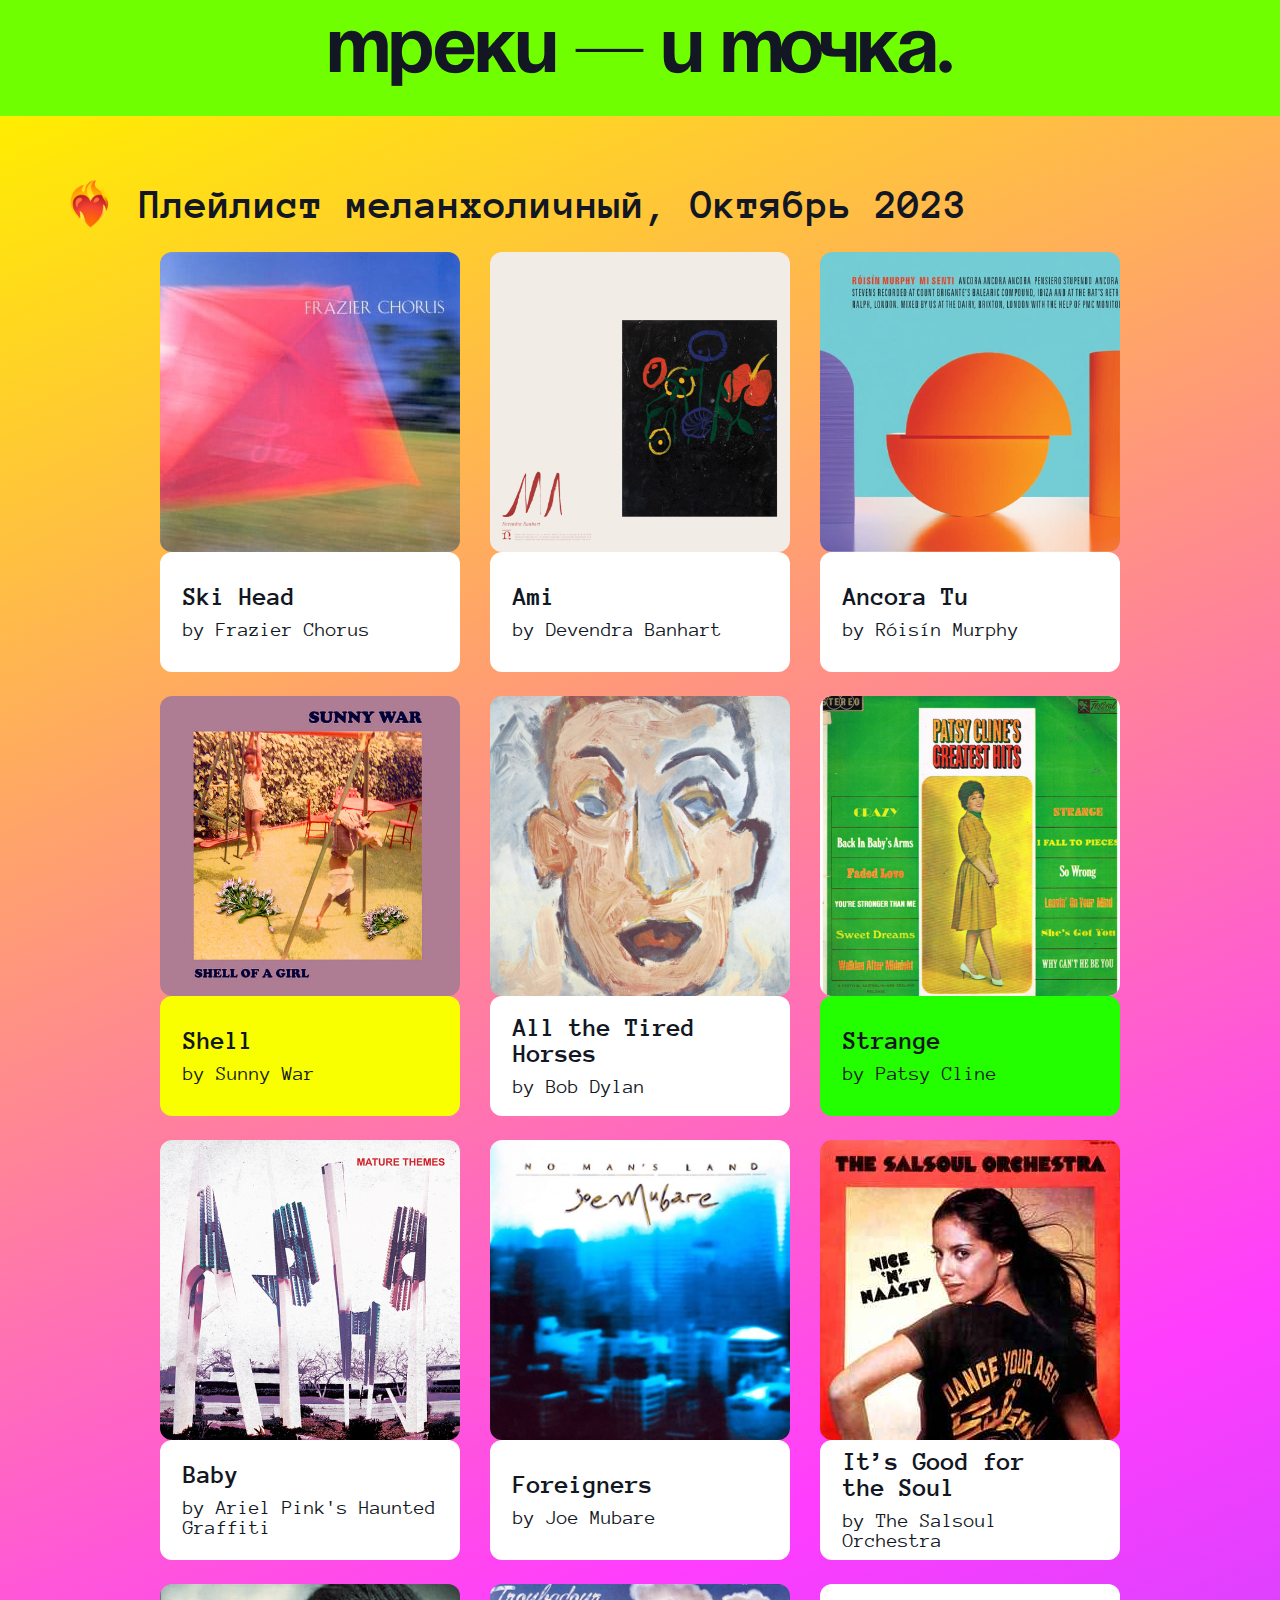
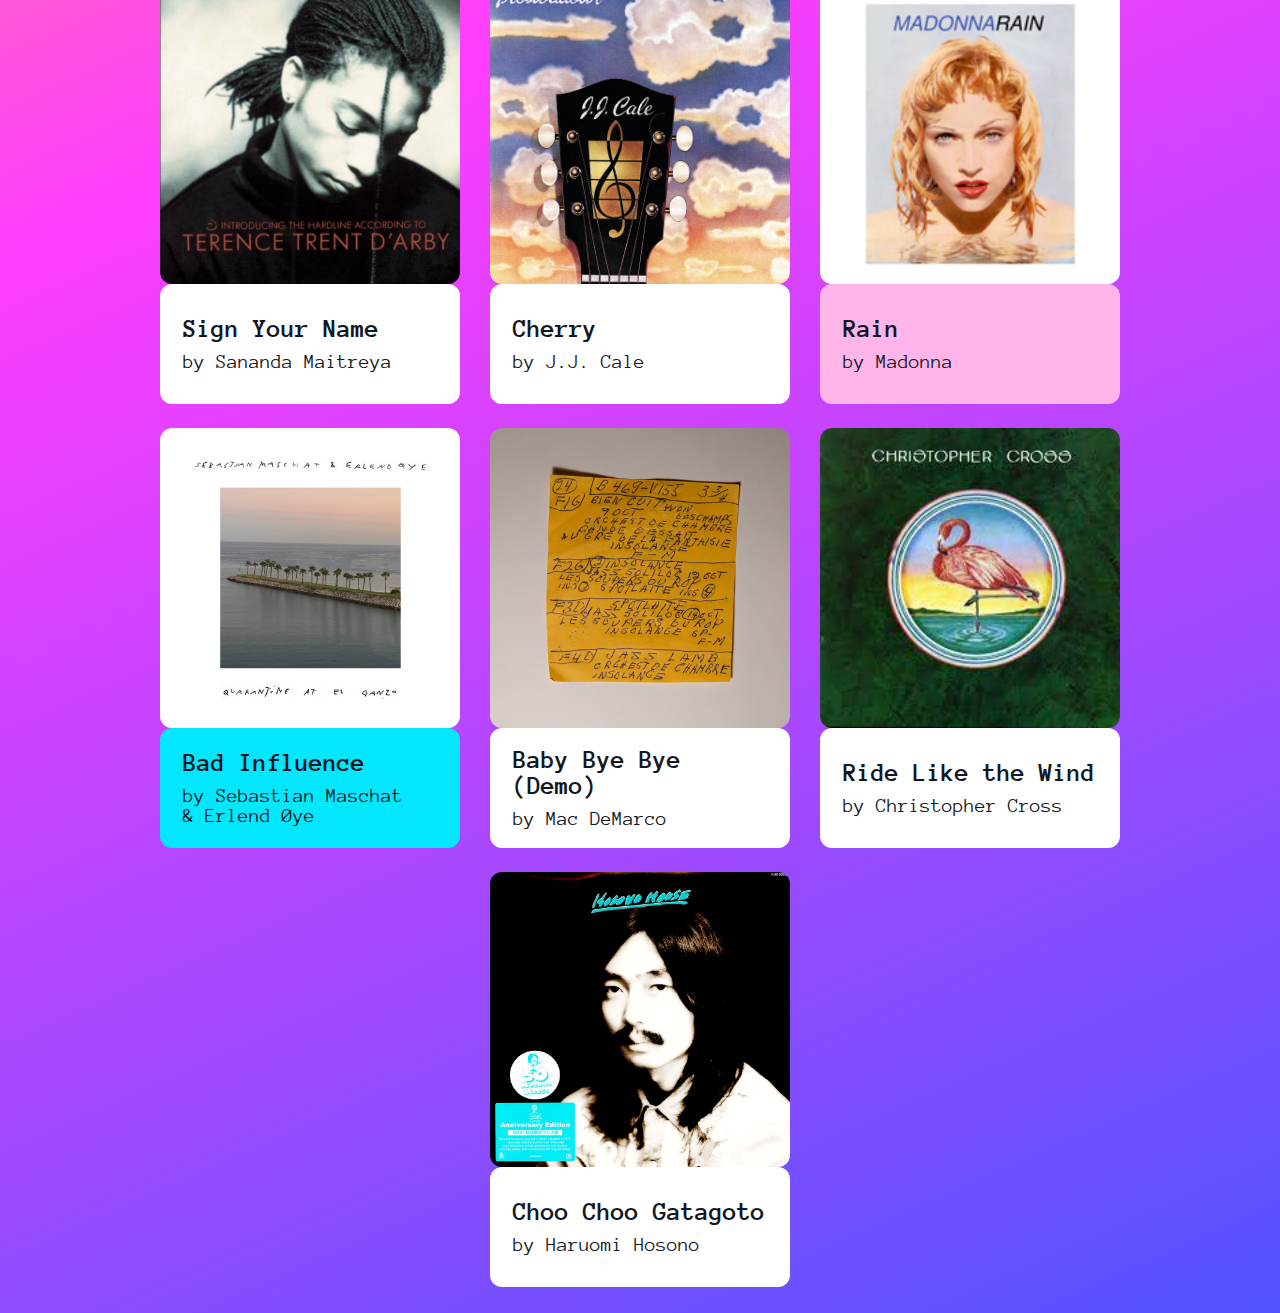
<file: index.html>
<!DOCTYPE html>
<html lang="ru">
<head>
    <meta charset="UTF-8">
    <meta name="viewport" content="width=device-width, initial-scale=1.0">
    <title>ТРЕКИ — И ТОЧКА.</title>
    <link href="./styles/cdn.css" rel="stylesheet">
    <link href="./styles/style.css" rel="stylesheet">
</head>
<body>
    <header class="header">
        <a href="index.html" class="header__logo"><img src="./images/logo.png"/></a>
    </header>
 
    <main class="main">
        <!-- Твой код здесь -->
        <section class="content">
            <h2 class="content__title"> ❤️‍🔥 Плейлист меланхоличный, Октябрь 2023 </h2>
            <div class="content__cards">
                <div class="card">
                    <img alt="Ski Head" src="./images/1.jpeg" class="card__image" />
                    <div class="card__info">
                        <a class="card__link" href="card1.html" target="_blank" rel="norefferer">
                            <h3 class="card__text card__text_title">Ski Head</h3>
                            <p class="card__text card__text_author">by Frazier Chorus</p>
                        </a>
                    </div>
                </div>
            
                <div class="card">
                    <img alt="Ami" src="./images/2.png" class="card__image" />
                    <div class="card__info">
                        <a class="card__link" href="https://music.yandex.ru/album/8704945/track/57748857" target="_blank" rel="norefferer">
                            <h3 class="card__text card__text_title">Ami</h3>
                            <p class="card__text card__text_author">by Devendra Banhart</p>
                        </a>
                    </div>
                </div>
                <div class="card">
                    <img alt="Ancora Tu" src="./images/3.jpeg" class="card__image" />
                    <div class="card__info">
                        <a class="card__link" href="https://music.yandex.ru/album/5977070/track/43696602" target="_blank" rel="norefferer">
                            <h3 class="card__text card__text_title">Ancora Tu</h3>
                            <p class="card__text card__text_author">by Róisín Murphy</p>
                        </a>
                    </div>
                </div>
                <div class="card">
                    <img alt="Shell" src="./images/4.jpeg" class="card__image" />
                    <div class="card__info card__info_yellow">
                        <a class="card__link" href="https://www.youtube.com/watch?v=wtd_SgWo4Vw" target="_blank" rel="norefferer">
                            <h3 class="card__text card__text_title">Shell</h3>
                            <p class="card__text card__text_author">by Sunny War</p>
                        </a>
                    </div>
                </div>
                <div class="card">
                    <img alt="All the Tired Horses" src="./images/5.jpeg" class="card__image" />
                    <div class="card__info">
                        <a class="card__link card__link_longer-title" href="https://music.yandex.ru/album/18861236/track/93557371" target="_blank" rel="norefferer">
                            <h3 class="card__text card__text_title">All the Tired Horses</h3>
                            <p class="card__text card__text_author">by Bob Dylan</p>
                        </a>
                    </div>
                </div>
                <div class="card">
                    <img alt="Strange" src="./images/6.jpg" class="card__image" />
                    <div class="card__info card__info_green">
                        <a class="card__link" href="https://music.yandex.ru/album/965419/track/560522" target="_blank" rel="norefferer">
                            <h3 class="card__text card__text_title">Strange</h3>
                            <p class="card__text card__text_author">by Patsy Cline</p>
                        </a>
                    </div>
                </div>
                <div class="card">
                    <img alt="Baby" src="./images/7.jpeg" class="card__image" />
                    <div class="card__info">
                        <a class="card__link card__link_longer-author" href="https://music.yandex.ru/album/719229/track/6690568" target="_blank" rel="norefferer">
                            <h3 class="card__text card__text_title">Baby</h3>
                            <p class="card__text card__text_author">by Ariel Pink's Haunted Graffiti</p>
                        </a>
                    </div>
                </div>
                <div class="card">
                    <img alt="Foreigners" src="./images/8.png" class="card__image" />
                    <div class="card__info">
                        <a class="card__link" href="https://music.yandex.ru/album/3300905/track/27584658" target="_blank" rel="norefferer">
                            <h3 class="card__text card__text_title">Foreigners</h3>
                            <p class="card__text card__text_author">by Joe Mubare</p>
                        </a>
                    </div>
                </div>
                <div class="card">
                    <img alt="It’s Good for the Soul" src="./images/9.jpeg" class="card__image" />
                    <div class="card__info">
                        <a class="card__link card__link_long" href="https://music.yandex.ru/album/442068/track/3926762" target="_blank" rel="norefferer">
                            <h3 class="card__text card__text_title">It’s Good for the Soul</h3>
                            <p class="card__text card__text_author">by The Salsoul Orchestra</p>
                        </a>
                    </div>
                </div>
                <div class="card">
                    <img alt="Sign Your Name" src="./images/10.png" class="card__image" />
                    <div class="card__info">
                        <a class="card__link" href="https://music.yandex.ru/album/9418994/track/60745743" target="_blank" rel="norefferer">
                            <h3 class="card__text card__text_title">Sign Your Name</h3>
                            <p class="card__text card__text_author">by Sananda Maitreya</p>
                        </a>
                    </div>
                </div>
                <div class="card">
                    <img alt="Cherry" src="./images/11.jpeg" class="card__image" />
                    <div class="card__info">
                        <a class="card__link" href="https://music.yandex.ru/album/90459/track/810198" target="_blank" rel="norefferer">
                            <h3 class="card__text card__text_title">Cherry</h3>
                            <p class="card__text card__text_author">by J.J. Cale</p>
                        </a>
                    </div>
                </div>
                <div class="card">
                    <img alt="Rain" src="./images/12.png" class="card__image" />
                    <div class="card__info card__info_pink">
                        <a class="card__link" href="https://music.yandex.ru/album/21946/track/215079" target="_blank" rel="norefferer">
                            <h3 class="card__text card__text_title">Rain</h3>
                            <p class="card__text card__text_author">by Madonna</p>
                        </a>
                    </div>
                </div>
                <div class="card">
                    <img alt="Bad Influence" src="./images/13.jpeg" class="card__image" />
                    <div class="card__info card__info_blue">
                        <a class="card__link card__link_longer-author" href="https://music.yandex.ru/album/11472049/track/68922978" target="_blank" rel="norefferer">
                            <h3 class="card__text card__text_title">Bad Influence</h3>
                            <p class="card__text card__text_author">by Sebastian Maschat & Erlend Øye</p>
                        </a>
                    </div>
                </div>
                <div class="card">
                    <img alt="Baby Bye Bye (Demo)" src="./images/14.jpeg" class="card__image" />
                    <div class="card__info">
                        <a class="card__link card__link_wide" href="https://music.yandex.ru/album/11889963/track/70411796" target="_blank" rel="norefferer">
                            <h3 class="card__text card__text_title">Baby Bye Bye (Demo)</h3>
                            <p class="card__text card__text_author">by Mac DeMarco</p>
                        </a>
                    </div>
                </div>
                <div class="card">
                    <img alt="Ride Like the Wind" src="./images/15.jpeg" class="card__image" />
                    <div class="card__info">
                        <a class="card__link card__link_wide" href="https://music.yandex.ru/album/56494/track/34174528" target="_blank" rel="norefferer">
                            <h3 class="card__text card__text_title">Ride Like the Wind</h3>
                            <p class="card__text card__text_author">by Christopher Cross</p>
                        </a>
                    </div>
                </div>
                <div class="card">
                    <img alt="Choo Choo Gatagoto" src="./images/16.png" class="card__image" />
                    <div class="card__info">
                        <a class="card__link card__link_wide" href="https://music.yandex.ru/album/6472367/track/47594088" target="_blank" rel="norefferer">
                            <h3 class="card__text card__text_title">Choo Choo Gatagoto</h3>
                            <p class="card__text card__text_author">by Haruomi Hosono</p>
                        </a>
                    </div>
                </div>
            </div>
        </section>
        <!-- Твой код здесь -->
    </main> 
    <footer class="footer">

    </footer>
</body>
</html>
</file>
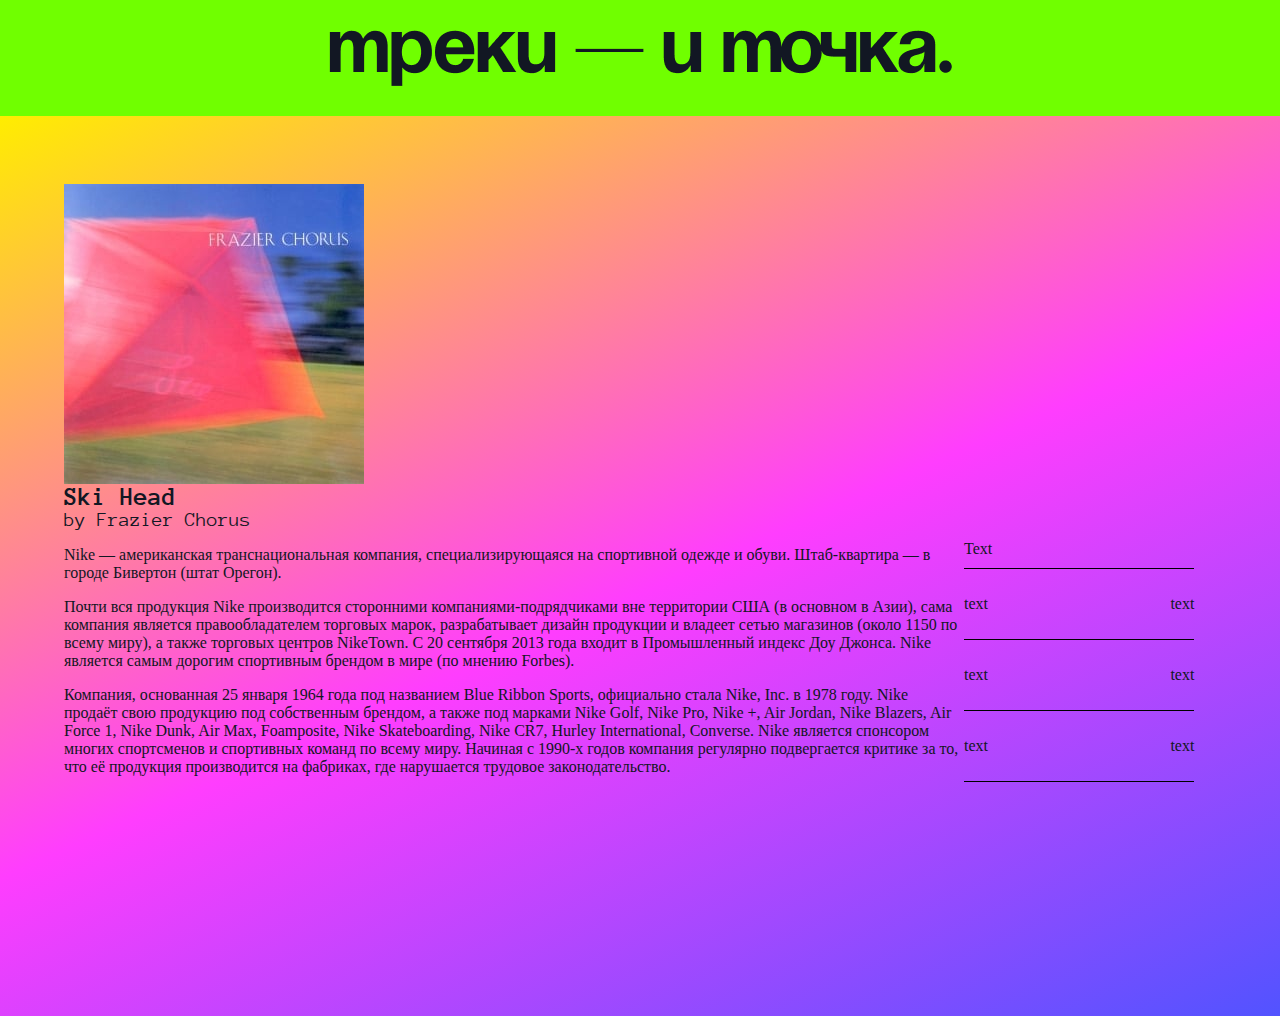
<file: card1.html>
<!DOCTYPE html>
<html lang="ru">
<head>
    <meta charset="UTF-8">
    <meta name="viewport" content="width=device-width, initial-scale=1.0">
    <title>ТРЕКИ — И ТОЧКА.</title>
    <link href="./styles/cdn.css" rel="stylesheet">
    <link href="./styles/style.css" rel="stylesheet">
</head>
<body>
    <header class="header">
        <a href="index.html" class="header__logo"><img src="./images/logo.png"/></a>
    </header>
 
    <main class="main">
        <!-- Твой код здесь -->
        <section class="content">
            <img src="./images/1.jpeg" class="card"/>

            <h3 class="card__text card__text_title">Ski Head</h3>
            <p class="card__text card__text_author">by Frazier Chorus</p>


            <div class="wrapper">

                <div class="inner parags">
                    <p>Nike — американская транснациональная компания, специализирующаяся на спортивной одежде и обуви. Штаб-квартира — в городе Бивертон (штат Орегон).</p>
                    <p>Почти вся продукция Nike производится сторонними компаниями-подрядчиками вне территории США (в основном в Азии), сама компания является правообладателем торговых марок, разрабатывает дизайн продукции и владеет сетью магазинов (около 1150 по всему миру), а также торговых центров NikeTown. С 20 сентября 2013 года входит в Промышленный индекс Доу Джонса. Nike является самым дорогим спортивным брендом в мире (по мнению Forbes).</p>
                    <p>Компания, основанная 25 января 1964 года под названием Blue Ribbon Sports, официально стала Nike, Inc. в 1978 году. Nike продаёт свою продукцию под собственным брендом, а также под марками Nike Golf, Nike Pro, Nike +, Air Jordan, Nike Blazers, Air Force 1, Nike Dunk, Air Max, Foamposite, Nike Skateboarding, Nike CR7, Hurley International, Converse. Nike является спонсором многих спортсменов и спортивных команд по всему миру. Начиная с 1990-х годов компания регулярно подвергается критике за то, что её продукция производится на фабриках, где нарушается трудовое законодательство.</p>
                </div>

                <div class="inner table">
                    <div class="table__row">Text</div>
                    <div class="table__row">
                        <p>text</p>
                        <p>text</p>
                    </div>
                    <div class="table__row">
                        <p>text</p>
                        <p>text</p>
                    </div>
                    <div class="table__row">
                        <p>text</p>
                        <p>text</p>
                    </div>
                </div>

            </div>
        </section>
        <!-- Твой код здесь -->
    </main> 
    <footer class="footer">

    </footer>
</body>
</html>
</file>
<file: styles/cdn.css>
@font-face {
    font-family: "Soyuz Grotesk";
    src: url(../vendor/fonts/Soyuz\ Grotesk\ Bold.woff) format('woff'), 
    url(../vendor/fonts/Soyuz\ Grotesk\ Bold.otf) format('opentype');
    font-weight: 700;
    font-style: normal;
    display: swap;
}

@font-face {
    font-family: "Anonymous Pro";
    src: url(../vendor/fonts/AnonymousPro-Regular.woff) format('woff'), 
    url(../vendor/fonts/AnonymousPro-Regular.ttf) format('truetype');
    font-weight: 400;
    font-style: normal;
    display: swap;
}

@font-face {
    font-family: "Anonymous Pro";
    src: url(../vendor/fonts/AnonymousPro-Bold.woff) format('woff'), 
    url(../vendor/fonts/AnonymousPro-Bold.ttf) format('truetype');
    font-weight: 700;
    font-style: normal;
    display: swap;
}

body {
    margin: 0;
}

.main {
    display: flex;
    flex-direction: column;
    justify-content: flex-start;
    align-items: center;
    width: 100%;
    min-height: 100vh;
    background: linear-gradient(156deg, #FFED00 0%, #FF3DFE 51.89%, #5253FF 100%);
    flex: 1 0 auto;
    color: #121723;
}

.content {
    margin: 68px 0 26px;
    display: flex;
    flex-direction: column;
    width: 90%;
    max-width: 1290px;
    flex: 1 0 auto;
}

.content__title {
    color: #121723;
    font-family: "Anonymous Pro", sans-serif;
    font-size: 42px;
    font-style: normal;
    font-weight: 700;
    line-height: 100%;
    margin: 0;
}

.content__cards {
    /*display: grid;
    gap: 24px;
    grid-template-columns: repeat(auto-fill, minmax(370px, 1fr));*/
    display: flex;
    flex-wrap: wrap;
    width: 100%;
    margin: 26px 0 0;
    row-gap: 24px;
    column-gap: 30px;
    justify-content: center;
}

.card {
    display: flex;
    flex-direction: column;
    align-items: center;
    justify-content: center;
    width: 100%;
    max-width: 300px;
}

.card__image {
    width: 100%;
    height: 100%;
    max-height: 300px;
    object-fit: cover;
    object-position: center;
    border-radius: 12px;
}

.card__info {
    display: flex;
    flex-direction: column;
    align-items: center;
    justify-content: center;
    width: 100%;
    gap: 10px;
    margin: 0;
    border-radius: 12px;
    background: white;
    min-height: 120px;
}

.card__info_yellow {
    background: #FAFF00;
}

.card__info_green {
    background: #24FF00;
}

.card__info_pink {
    background: #FFB4EA;
}

.card__info_blue {
    background: #03E7FC;
}

.card__link {
    width: 85%;
    gap: 10px;
    display: flex;
    flex-direction: column;
    color: #121723;
    text-decoration: none;
}

.card__text {
    font-family: "Anonymous Pro", Verdana, sans-serif;
    font-size: 20px;
    font-style: normal;
    font-weight: 700;
    line-height: normal;
    margin: 0;
}

.card__text_title {
    font-size: 26px;
}

.card__text_author {
    font-size: 20px;
    font-weight: 400;
}

.card__link:visited {
    color: grey;
}

.card__link:hover {
    color:  #FF3DFE;
}

.card__link:active {
    color: #5253FF;
}

@media screen and (max-width: 900px) {
    .content {
        margin: 32px 0;
    }

    .content__title {
        font-size: 24px;
    }

    .card__text_title {
        font-size: 20px;
    }

    .card__text_author {
        font-size: 16px;
    }

    .footer__text {
        font-size: 24px;
    }
}
</file>
<file: styles/style.css>
/* Твои стили */
.header {
    background-color: #70FF00;
}

.header__logo {
    display: flex;
    justify-content: center;
    padding: 30px 0;
}

.wrapper {
    display: flex;
}

.parags {
    width: 80%;
    max-width: 900px;
}

.table {
    width: 20%;
    max-width: 300px;
}

.table__row {
    display: flex;
    justify-content: space-between;
    border-bottom: 1px solid black;
    padding: 10px 0;
}

@media screen and (max-width:768px) {

    .wrapper {
    flex-direction: column;
}
}
</file>
